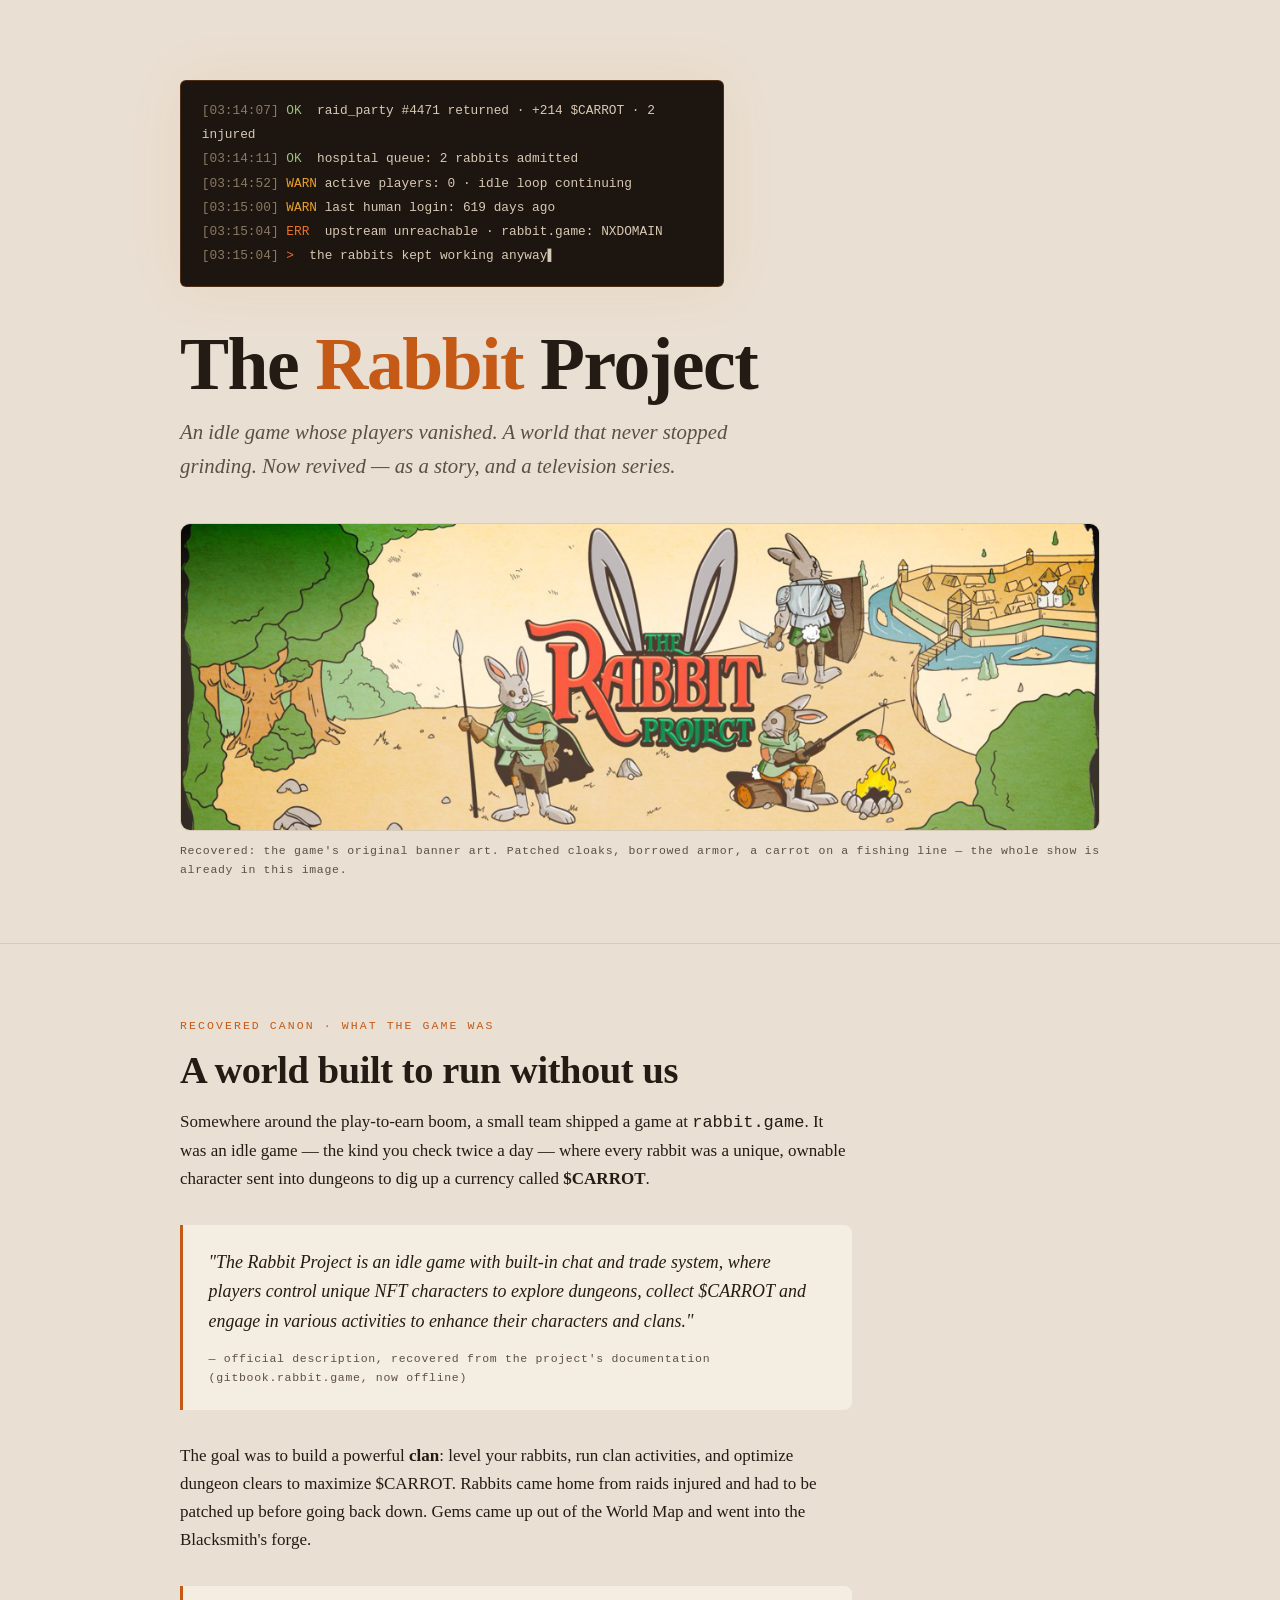
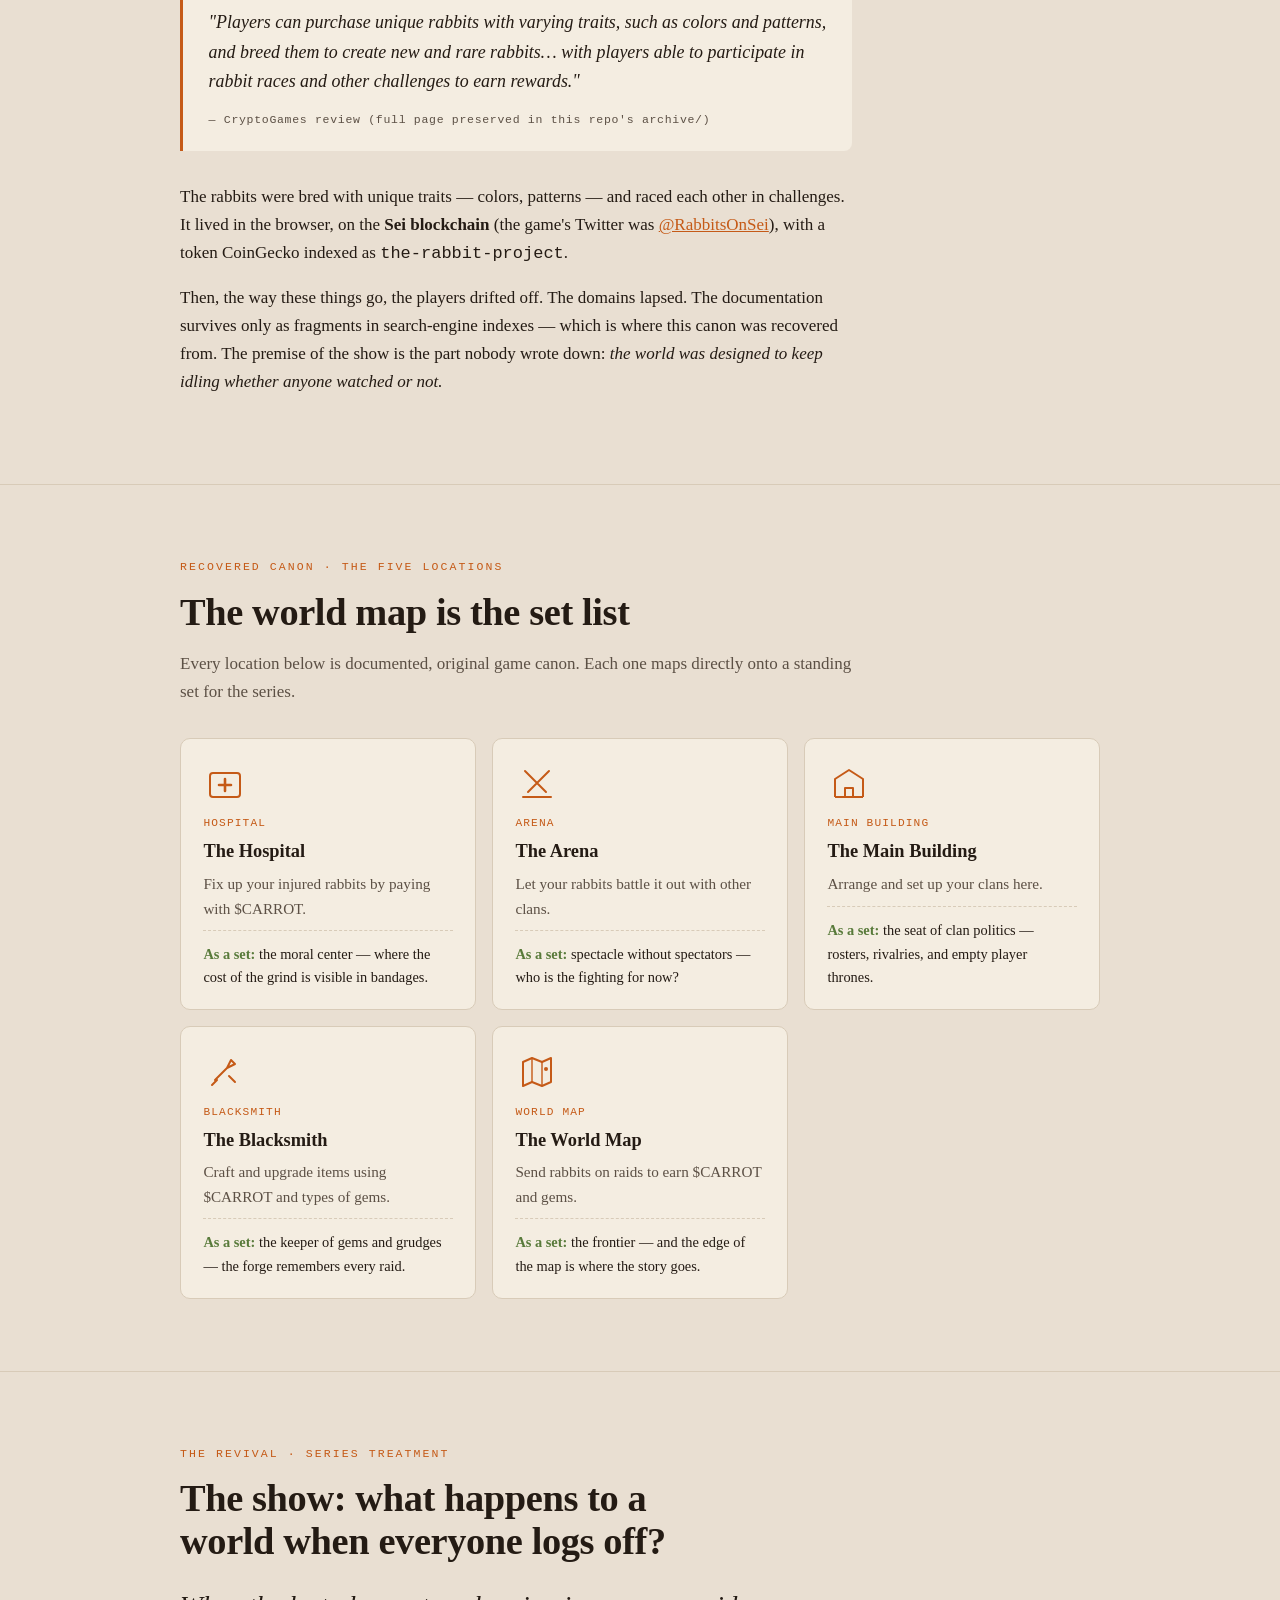
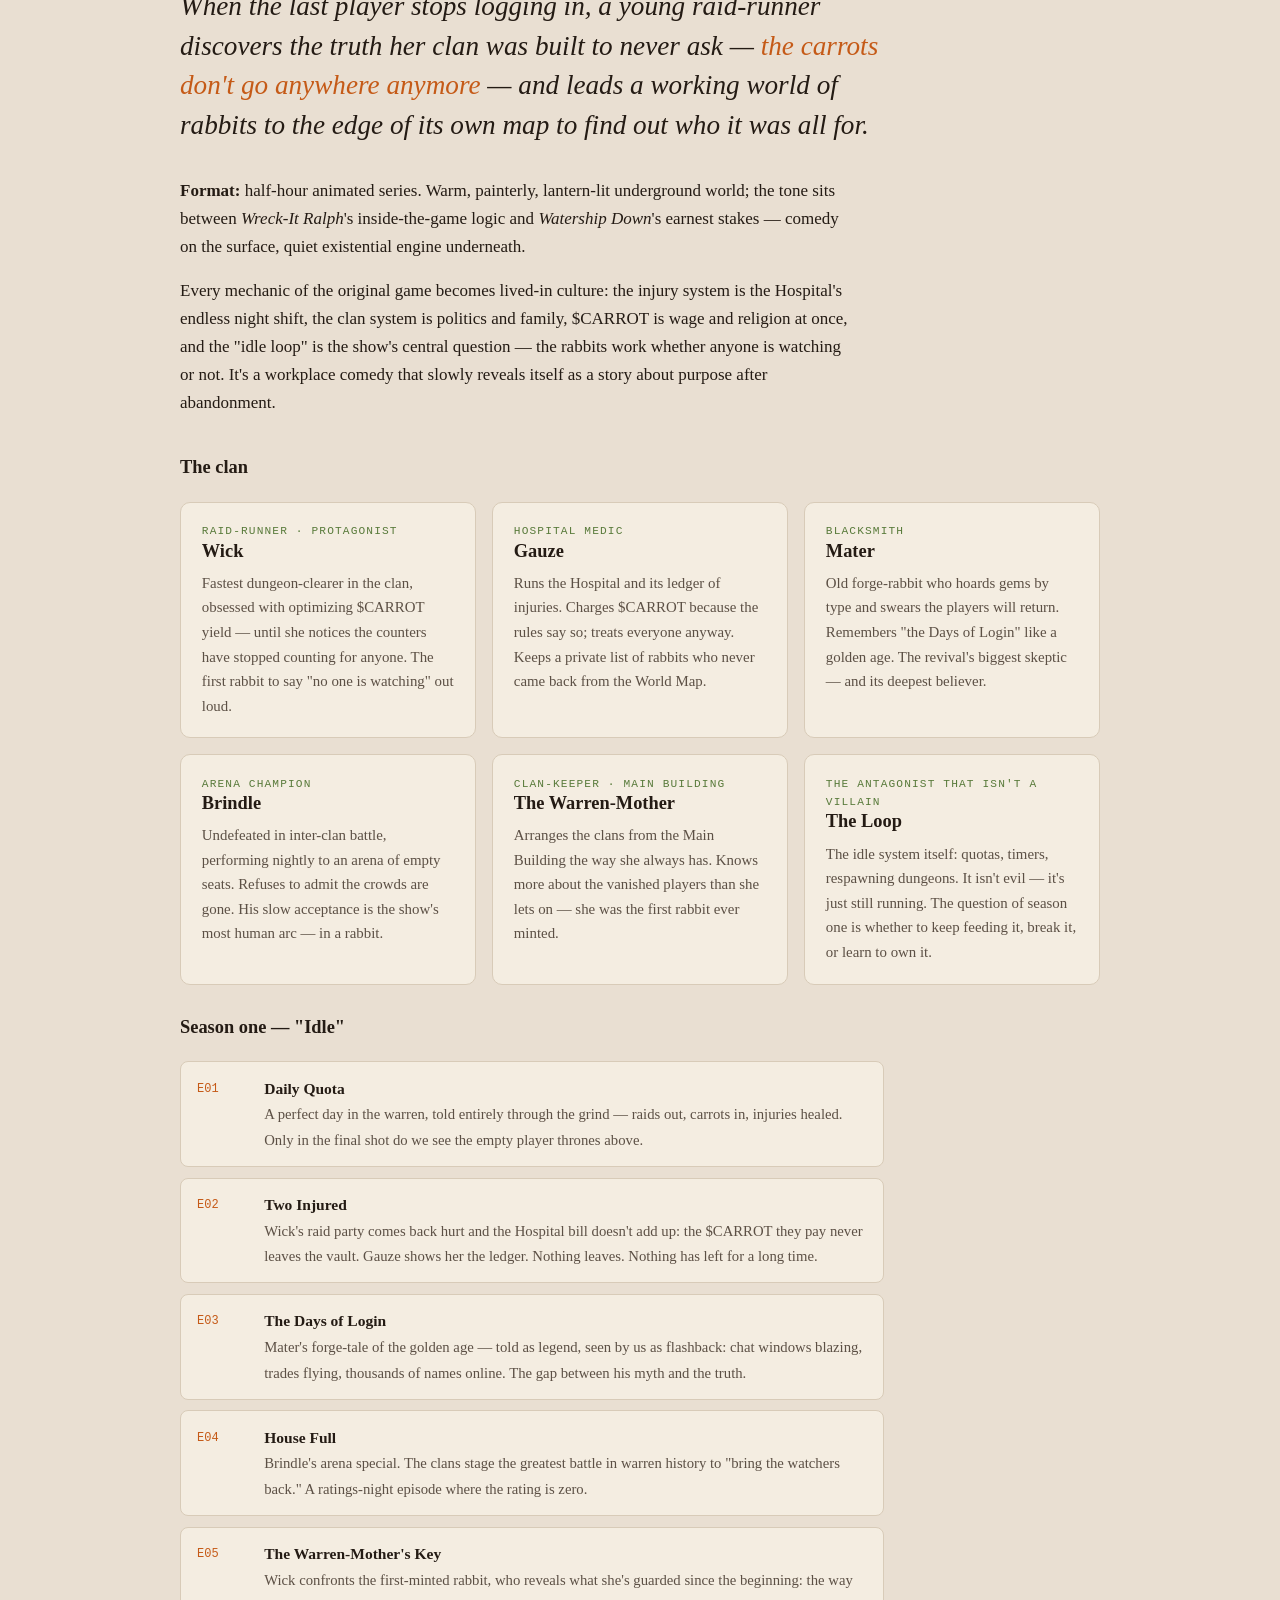
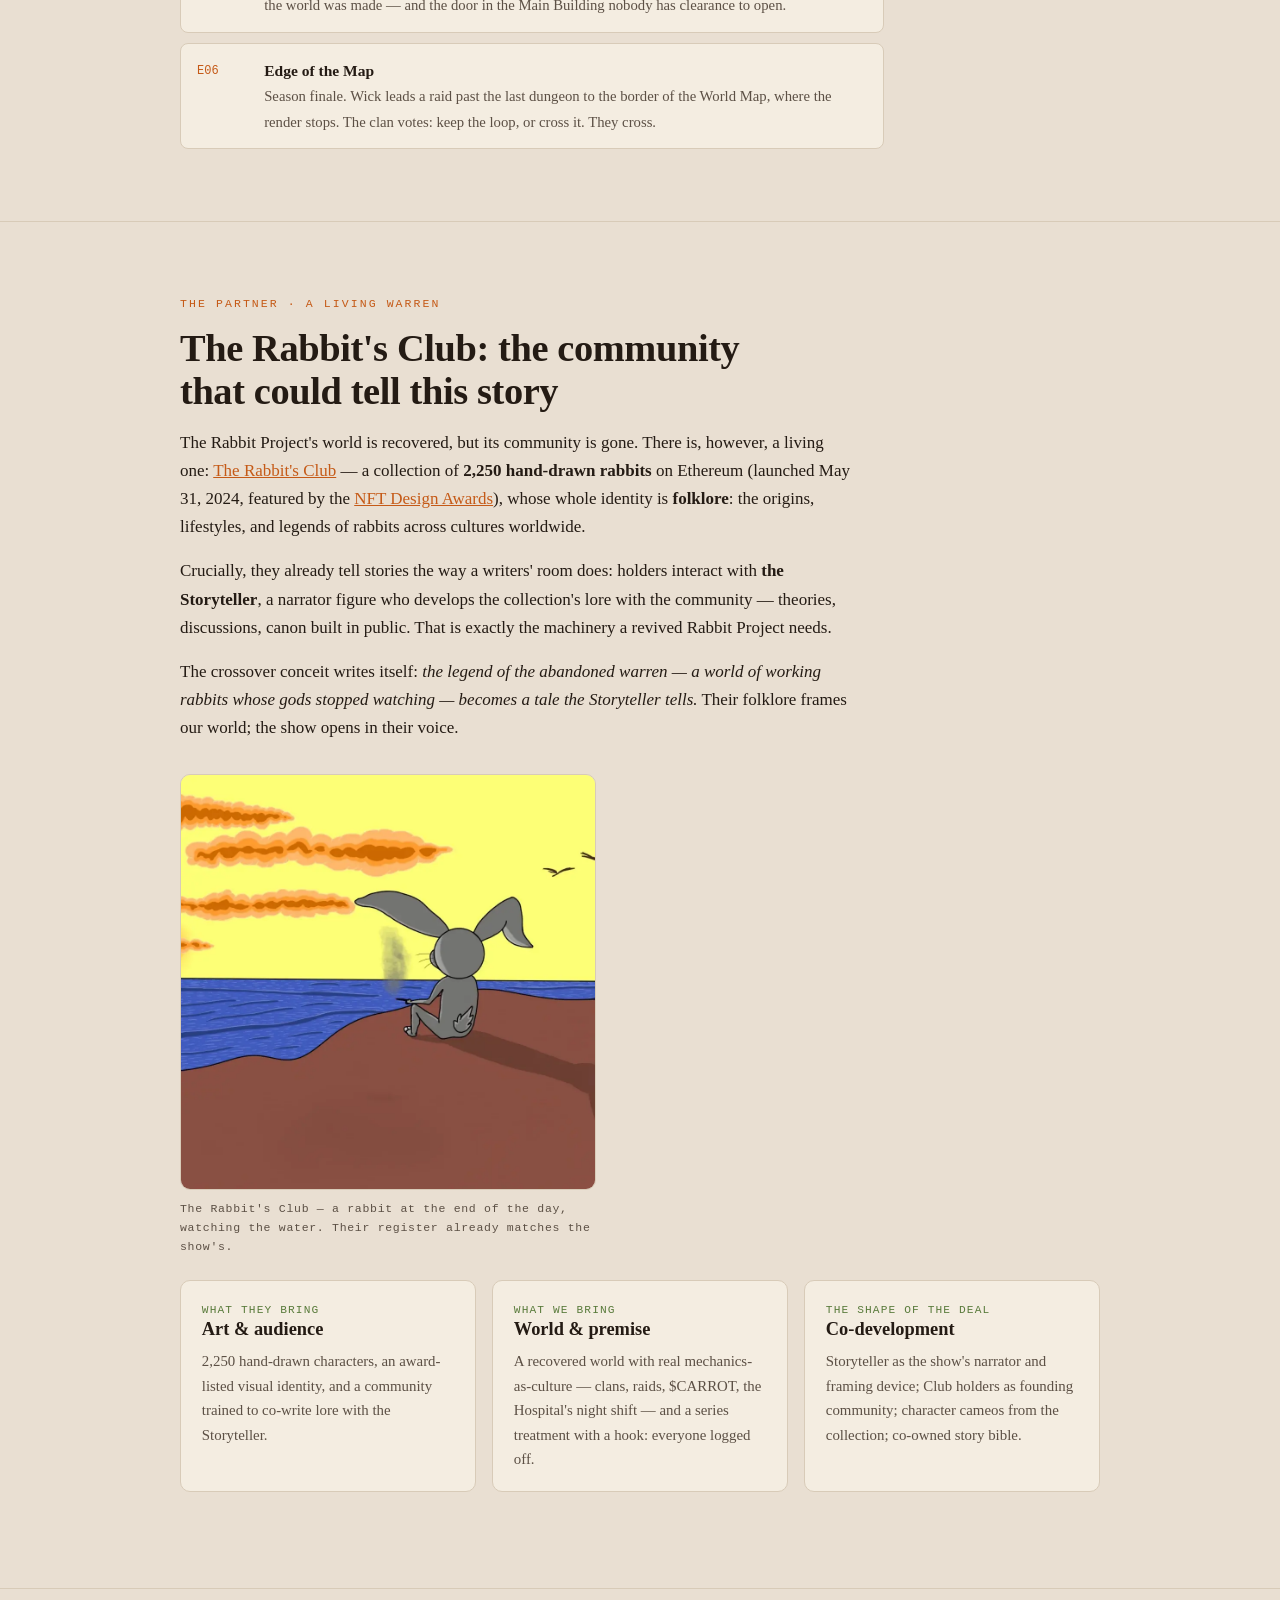
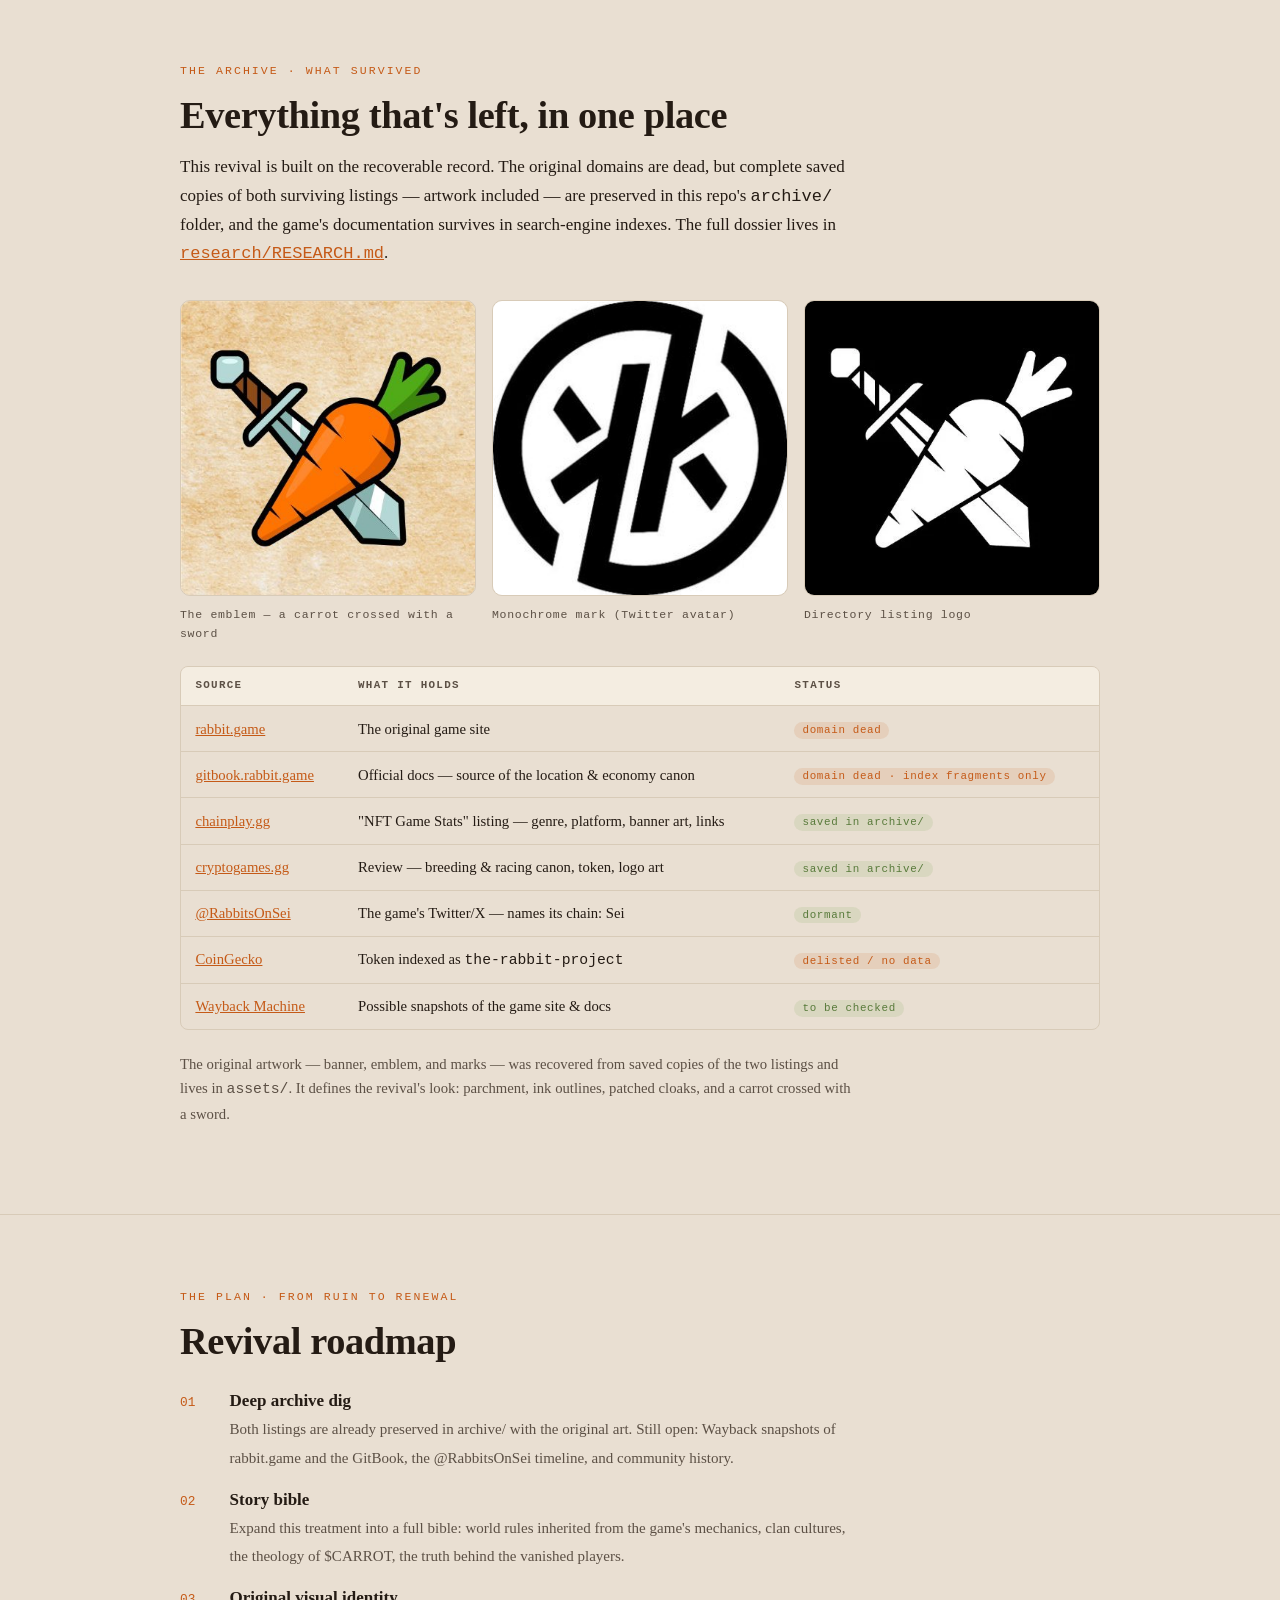
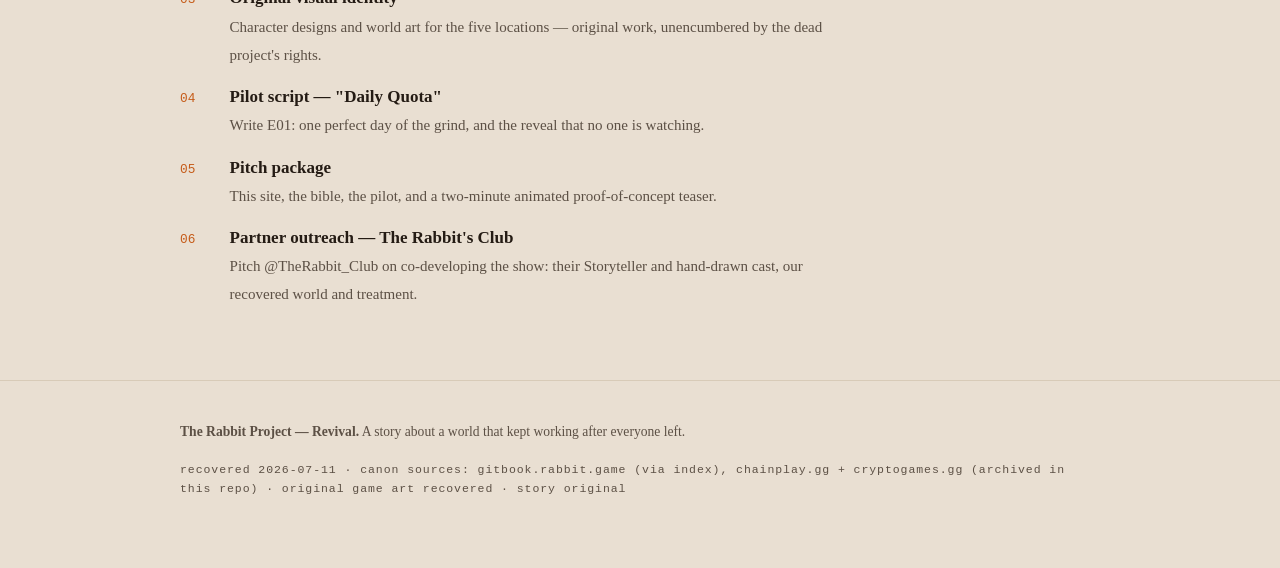
<file: index.html>
<!doctype html>
<html lang="en">
<head>
<meta charset="utf-8">
<meta name="viewport" content="width=device-width, initial-scale=1">
<title>The Rabbit Project — Revival</title>
<meta name="description" content="Reviving The Rabbit Project — the abandoned idle game — as a story and TV series.">
<style>
  :root{
    --soil:#17120e;
    --burrow:#241b14;
    --burrow-2:#2e2318;
    --carrot:#e8722a;
    --carrot-deep:#c55a17;
    --leaf:#7fa65a;
    --bone:#e9dfd2;
    --bone-2:#f4ede1;
    --ash:#9c8e7e;

    --bg:var(--bone);
    --bg-raised:var(--bone-2);
    --ink:#241b14;
    --ink-soft:#5c5045;
    --line:#d8cbb8;
    --accent:var(--carrot-deep);
    --accent-soft:rgba(197,90,23,.12);
    --leaf-ink:#587a3a;
    --log-bg:#1d1610;
    --log-ink:#d8c9b4;

    --serif:"Charter","Iowan Old Style","Palatino Linotype","Book Antiqua",Georgia,serif;
    --mono:ui-monospace,"SF Mono","Cascadia Mono","JetBrains Mono",Menlo,Consolas,monospace;
  }
  @media (prefers-color-scheme: dark){
    :root{
      --bg:var(--soil);
      --bg-raised:var(--burrow);
      --ink:var(--bone);
      --ink-soft:var(--ash);
      --line:#3a2e20;
      --accent:var(--carrot);
      --accent-soft:rgba(232,114,42,.14);
      --leaf-ink:var(--leaf);
      --log-bg:#100c08;
      --log-ink:#cbbda6;
    }
  }
  :root[data-theme="dark"]{
    --bg:var(--soil);
    --bg-raised:var(--burrow);
    --ink:var(--bone);
    --ink-soft:var(--ash);
    --line:#3a2e20;
    --accent:var(--carrot);
    --accent-soft:rgba(232,114,42,.14);
    --leaf-ink:var(--leaf);
    --log-bg:#100c08;
    --log-ink:#cbbda6;
  }
  :root[data-theme="light"]{
    --bg:var(--bone);
    --bg-raised:var(--bone-2);
    --ink:#241b14;
    --ink-soft:#5c5045;
    --line:#d8cbb8;
    --accent:var(--carrot-deep);
    --accent-soft:rgba(197,90,23,.12);
    --leaf-ink:#587a3a;
    --log-bg:#1d1610;
    --log-ink:#d8c9b4;
  }

  *{box-sizing:border-box}
  html{scroll-behavior:smooth}
  @media (prefers-reduced-motion: reduce){
    html{scroll-behavior:auto}
    *,*::before,*::after{animation:none!important;transition:none!important}
  }
  body{
    margin:0;
    background:var(--bg);
    color:var(--ink);
    font-family:var(--serif);
    font-size:1.0625rem;
    line-height:1.65;
  }
  a{color:var(--accent)}
  a:focus-visible,button:focus-visible{outline:2px solid var(--accent);outline-offset:3px;border-radius:2px}

  .wrap{max-width:60rem;margin:0 auto;padding:0 1.25rem}
  .prose{max-width:42rem}
  section{padding:4.5rem 0;border-top:1px solid var(--line)}
  h1,h2,h3{text-wrap:balance;line-height:1.12;margin:0 0 1rem;font-weight:700}
  h2{font-size:clamp(1.7rem,3.5vw,2.4rem);letter-spacing:-.01em}
  h3{font-size:1.15rem}
  p{margin:0 0 1rem}
  .eyebrow{
    font-family:var(--mono);
    font-size:.72rem;
    letter-spacing:.18em;
    text-transform:uppercase;
    color:var(--accent);
    margin:0 0 .9rem;
  }
  .muted{color:var(--ink-soft)}
  .mono{font-family:var(--mono)}

  /* ---------- hero ---------- */
  header.hero{padding:5rem 0 4rem;border-top:none}
  .log{
    background:var(--log-bg);
    color:var(--log-ink);
    font-family:var(--mono);
    font-size:.8rem;
    line-height:1.9;
    border-radius:6px;
    padding:1.1rem 1.3rem;
    max-width:34rem;
    overflow-x:auto;
    border:1px solid rgba(232,114,42,.25);
    box-shadow:0 0 60px rgba(232,114,42,.07);
  }
  .log .t{color:#8a7a63}
  .log .ok{color:#9dbb7d}
  .log .warn{color:#e8a02a}
  .log .err{color:#e8722a}
  .log-line{opacity:0;animation:logfade .01s linear forwards}
  .log-line:nth-child(1){animation-delay:.2s}
  .log-line:nth-child(2){animation-delay:.9s}
  .log-line:nth-child(3){animation-delay:1.6s}
  .log-line:nth-child(4){animation-delay:2.5s}
  .log-line:nth-child(5){animation-delay:3.4s}
  .log-line:nth-child(6){animation-delay:4.6s}
  @keyframes logfade{to{opacity:1}}
  @media (prefers-reduced-motion: reduce){.log-line{opacity:1}}

  .hero h1{
    font-size:clamp(2.6rem,7vw,4.6rem);
    letter-spacing:-.02em;
    margin:2.2rem 0 .6rem;
  }
  .hero h1 .carrot{color:var(--accent)}
  .hero .dek{
    font-size:clamp(1.05rem,2vw,1.3rem);
    max-width:36rem;
    color:var(--ink-soft);
    font-style:italic;
  }
  figure.banner{margin:2.5rem 0 0}
  figure.banner img{
    width:100%;height:auto;display:block;
    border-radius:10px;border:1px solid var(--line);
  }
  figure.banner figcaption,
  .gallery figcaption,
  figure.clubart figcaption{
    font-family:var(--mono);font-size:.72rem;letter-spacing:.06em;
    color:var(--ink-soft);margin-top:.6rem;
  }
  .gallery{display:grid;grid-template-columns:repeat(auto-fit,minmax(11rem,1fr));gap:1rem;margin-top:2rem}
  .gallery figure{margin:0}
  .gallery img{width:100%;height:auto;display:block;border-radius:10px;border:1px solid var(--line)}
  figure.clubart{margin:2rem 0 0;max-width:26rem}
  figure.clubart img{width:100%;height:auto;display:block;border-radius:10px;border:1px solid var(--line)}

  /* ---------- canon quote ---------- */
  blockquote.canon{
    margin:2rem 0;
    padding:1.4rem 1.6rem;
    background:var(--bg-raised);
    border-left:3px solid var(--accent);
    border-radius:0 8px 8px 0;
    font-size:1.12rem;
    font-style:italic;
  }
  blockquote.canon footer{
    font-style:normal;
    font-family:var(--mono);
    font-size:.72rem;
    letter-spacing:.06em;
    color:var(--ink-soft);
    margin-top:.8rem;
  }

  /* ---------- location cards ---------- */
  .locations{
    display:grid;
    grid-template-columns:repeat(auto-fit,minmax(15.5rem,1fr));
    gap:1rem;
    margin-top:2rem;
  }
  .loc{
    background:var(--bg-raised);
    border:1px solid var(--line);
    border-radius:10px;
    padding:1.4rem 1.4rem 1.2rem;
    display:flex;
    flex-direction:column;
    gap:.55rem;
  }
  .loc svg{width:44px;height:44px;flex:none}
  .loc h3{margin:0}
  .loc .fn{
    font-family:var(--mono);
    font-size:.7rem;
    letter-spacing:.1em;
    text-transform:uppercase;
    color:var(--accent);
  }
  .loc p{margin:0;font-size:.95rem;color:var(--ink-soft)}
  .loc .as-set{
    margin-top:auto;
    padding-top:.75rem;
    border-top:1px dashed var(--line);
    font-size:.9rem;
    color:var(--ink);
  }
  .loc .as-set strong{color:var(--leaf-ink)}

  /* ---------- pitch ---------- */
  .logline{
    font-size:clamp(1.25rem,2.6vw,1.7rem);
    line-height:1.45;
    font-style:italic;
    max-width:44rem;
    margin:1.5rem 0 2rem;
  }
  .logline em{color:var(--accent);font-style:italic}
  .cast{display:grid;grid-template-columns:repeat(auto-fit,minmax(15.5rem,1fr));gap:1rem;margin:1.5rem 0}
  .cast .who{
    background:var(--bg-raised);
    border:1px solid var(--line);
    border-radius:10px;
    padding:1.2rem 1.3rem;
  }
  .cast .who h3{margin-bottom:.15rem}
  .cast .who .role{font-family:var(--mono);font-size:.7rem;letter-spacing:.1em;text-transform:uppercase;color:var(--leaf-ink)}
  .cast .who p{margin:.6rem 0 0;font-size:.93rem;color:var(--ink-soft)}

  .eps{list-style:none;margin:1.5rem 0 0;padding:0;display:grid;gap:.65rem;max-width:44rem}
  .eps li{
    display:grid;
    grid-template-columns:3.2rem 1fr;
    gap:1rem;
    padding:.85rem 1rem;
    background:var(--bg-raised);
    border:1px solid var(--line);
    border-radius:8px;
    font-size:.97rem;
  }
  .eps .n{font-family:var(--mono);font-size:.75rem;color:var(--accent);padding-top:.25rem}
  .eps strong{display:block}
  .eps span{color:var(--ink-soft);font-size:.92rem}

  /* ---------- archive ---------- */
  table{border-collapse:collapse;width:100%;font-size:.92rem}
  .tablewrap{overflow-x:auto;margin:1.4rem 0;border:1px solid var(--line);border-radius:8px}
  th,td{text-align:left;padding:.65rem .9rem;border-bottom:1px solid var(--line);vertical-align:top}
  tr:last-child td{border-bottom:none}
  th{font-family:var(--mono);font-size:.68rem;letter-spacing:.12em;text-transform:uppercase;color:var(--ink-soft);background:var(--bg-raised)}
  td .status{
    font-family:var(--mono);font-size:.68rem;letter-spacing:.06em;
    padding:.15rem .5rem;border-radius:99px;white-space:nowrap;
  }
  .status.dead{background:var(--accent-soft);color:var(--accent)}
  .status.trace{background:rgba(127,166,90,.15);color:var(--leaf-ink)}

  /* ---------- roadmap ---------- */
  .steps{counter-reset:step;list-style:none;margin:1.5rem 0 0;padding:0;display:grid;gap:.9rem;max-width:42rem}
  .steps li{display:grid;grid-template-columns:2.2rem 1fr;gap:.9rem;align-items:baseline}
  .steps li::before{
    counter-increment:step;
    content:counter(step,decimal-leading-zero);
    font-family:var(--mono);
    font-size:.8rem;
    color:var(--accent);
  }
  .steps strong{display:block}
  .steps span{color:var(--ink-soft);font-size:.94rem}

  footer.site{
    border-top:1px solid var(--line);
    padding:2.5rem 0 3.5rem;
    font-size:.85rem;
    color:var(--ink-soft);
  }
  footer.site .mono{font-size:.72rem;letter-spacing:.08em}
</style>
</head>
<body>

<header class="hero">
  <div class="wrap">
    <div class="log" role="img" aria-label="Recovered server log: the last heartbeat of rabbit.game before the world went quiet.">
      <div class="log-line"><span class="t">[03:14:07]</span> <span class="ok">OK</span>&nbsp;&nbsp;raid_party #4471 returned · +214 $CARROT · 2 injured</div>
      <div class="log-line"><span class="t">[03:14:11]</span> <span class="ok">OK</span>&nbsp;&nbsp;hospital queue: 2 rabbits admitted</div>
      <div class="log-line"><span class="t">[03:14:52]</span> <span class="warn">WARN</span> active players: 0 · idle loop continuing</div>
      <div class="log-line"><span class="t">[03:15:00]</span> <span class="warn">WARN</span> last human login: 619 days ago</div>
      <div class="log-line"><span class="t">[03:15:04]</span> <span class="err">ERR</span>&nbsp; upstream unreachable · rabbit.game: NXDOMAIN</div>
      <div class="log-line"><span class="t">[03:15:04]</span> <span class="err">&gt;</span>&nbsp;&nbsp;the rabbits kept working anyway<span aria-hidden="true">▌</span></div>
    </div>

    <h1>The <span class="carrot">Rabbit</span> Project</h1>
    <p class="dek">An idle game whose players vanished. A world that never stopped grinding.
    Now revived — as a story, and a television series.</p>

    <figure class="banner">
      <img src="assets/banner.jpg" alt="Recovered original banner art: cartoon rabbits in medieval gear — a cloaked spear-carrier, an armored knight with sword and shield, and a rabbit fishing with a carrot lure by a campfire — outside a walled city across a river, under the red-and-green Rabbit Project wordmark.">
      <figcaption>Recovered: the game's original banner art. Patched cloaks, borrowed armor, a carrot on a fishing line — the whole show is already in this image.</figcaption>
    </figure>
  </div>
</header>

<main>
  <section id="what-it-was">
    <div class="wrap">
      <p class="eyebrow">Recovered canon · what the game was</p>
      <h2>A world built to run without us</h2>
      <div class="prose">
        <p>Somewhere around the play-to-earn boom, a small team shipped a game at
        <span class="mono">rabbit.game</span>. It was an idle game — the kind you check twice
        a day — where every rabbit was a unique, ownable character sent into dungeons to
        dig up a currency called <strong>$CARROT</strong>.</p>

        <blockquote class="canon">
          "The Rabbit Project is an idle game with built-in chat and trade system, where
          players control unique NFT characters to explore dungeons, collect $CARROT and
          engage in various activities to enhance their characters and clans."
          <footer>— official description, recovered from the project's documentation (gitbook.rabbit.game, now offline)</footer>
        </blockquote>

        <p>The goal was to build a powerful <strong>clan</strong>: level your rabbits, run
        clan activities, and optimize dungeon clears to maximize $CARROT. Rabbits came home
        from raids injured and had to be patched up before going back down. Gems came up
        out of the World Map and went into the Blacksmith's forge.</p>

        <blockquote class="canon">
          "Players can purchase unique rabbits with varying traits, such as colors and
          patterns, and breed them to create new and rare rabbits… with players able to
          participate in rabbit races and other challenges to earn rewards."
          <footer>— CryptoGames review (full page preserved in this repo's <span class="mono">archive/</span>)</footer>
        </blockquote>

        <p>The rabbits were bred with unique traits — colors, patterns — and raced each
        other in challenges. It lived in the browser, on the <strong>Sei blockchain</strong>
        (the game's Twitter was <a href="https://twitter.com/RabbitsOnSei">@RabbitsOnSei</a>),
        with a token CoinGecko indexed as <span class="mono">the-rabbit-project</span>.</p>

        <p>Then, the way these things go, the players drifted off. The domains lapsed.
        The documentation survives only as fragments in search-engine indexes — which is
        where this canon was recovered from. The premise of the show is the part nobody
        wrote down: <em>the world was designed to keep idling whether anyone watched or
        not.</em></p>
      </div>
    </div>
  </section>

  <section id="world">
    <div class="wrap">
      <p class="eyebrow">Recovered canon · the five locations</p>
      <h2>The world map is the set list</h2>
      <p class="prose muted">Every location below is documented, original game canon.
      Each one maps directly onto a standing set for the series.</p>

      <div class="locations">
        <div class="loc">
          <svg viewBox="0 0 44 44" fill="none" aria-hidden="true">
            <rect x="7" y="12" width="30" height="24" rx="3" stroke="var(--accent)" stroke-width="2"/>
            <path d="M22 18v12M16 24h12" stroke="var(--accent)" stroke-width="2.6" stroke-linecap="round"/>
          </svg>
          <div class="fn">Hospital</div>
          <h3>The Hospital</h3>
          <p>Fix up your injured rabbits by paying with $CARROT.</p>
          <div class="as-set"><strong>As a set:</strong> the moral center — where the cost of the grind is visible in bandages.</div>
        </div>

        <div class="loc">
          <svg viewBox="0 0 44 44" fill="none" aria-hidden="true">
            <path d="M10 10l9 9M34 10l-9 9M13 31l18-18M31 31L13 13" stroke="var(--accent)" stroke-width="2" stroke-linecap="round"/>
            <path d="M8 36h28" stroke="var(--accent)" stroke-width="2" stroke-linecap="round"/>
          </svg>
          <div class="fn">Arena</div>
          <h3>The Arena</h3>
          <p>Let your rabbits battle it out with other clans.</p>
          <div class="as-set"><strong>As a set:</strong> spectacle without spectators — who is the fighting for now?</div>
        </div>

        <div class="loc">
          <svg viewBox="0 0 44 44" fill="none" aria-hidden="true">
            <path d="M8 36V18l14-9 14 9v18" stroke="var(--accent)" stroke-width="2" stroke-linejoin="round"/>
            <path d="M18 36v-9h8v9M8 36h28" stroke="var(--accent)" stroke-width="2" stroke-linejoin="round"/>
          </svg>
          <div class="fn">Main Building</div>
          <h3>The Main Building</h3>
          <p>Arrange and set up your clans here.</p>
          <div class="as-set"><strong>As a set:</strong> the seat of clan politics — rosters, rivalries, and empty player thrones.</div>
        </div>

        <div class="loc">
          <svg viewBox="0 0 44 44" fill="none" aria-hidden="true">
            <path d="M12 30l12-12 4-8 4 4-8 4-12 12z" stroke="var(--accent)" stroke-width="2" stroke-linejoin="round"/>
            <path d="M9 35l5-5M26 26l6 6" stroke="var(--accent)" stroke-width="2" stroke-linecap="round"/>
          </svg>
          <div class="fn">Blacksmith</div>
          <h3>The Blacksmith</h3>
          <p>Craft and upgrade items using $CARROT and types of gems.</p>
          <div class="as-set"><strong>As a set:</strong> the keeper of gems and grudges — the forge remembers every raid.</div>
        </div>

        <div class="loc">
          <svg viewBox="0 0 44 44" fill="none" aria-hidden="true">
            <path d="M8 12l9-4 10 4 9-4v24l-9 4-10-4-9 4V12z" stroke="var(--accent)" stroke-width="2" stroke-linejoin="round"/>
            <path d="M17 8v24M27 12v24" stroke="var(--accent)" stroke-width="1.4"/>
            <circle cx="31" cy="19" r="2" fill="var(--accent)"/>
          </svg>
          <div class="fn">World Map</div>
          <h3>The World Map</h3>
          <p>Send rabbits on raids to earn $CARROT and gems.</p>
          <div class="as-set"><strong>As a set:</strong> the frontier — and the edge of the map is where the story goes.</div>
        </div>
      </div>
    </div>
  </section>

  <section id="pitch">
    <div class="wrap">
      <p class="eyebrow">The revival · series treatment</p>
      <h2>The show: what happens to a world when everyone logs off?</h2>

      <p class="logline">When the last player stops logging in, a young raid-runner
      discovers the truth her clan was built to never ask — <em>the carrots don't go
      anywhere anymore</em> — and leads a working world of rabbits to the edge of its
      own map to find out who it was all for.</p>

      <div class="prose">
        <p><strong>Format:</strong> half-hour animated series. Warm, painterly, lantern-lit
        underground world; the tone sits between <em>Wreck-It Ralph</em>'s inside-the-game
        logic and <em>Watership Down</em>'s earnest stakes — comedy on the surface, quiet
        existential engine underneath.</p>
        <p>Every mechanic of the original game becomes lived-in culture: the injury system
        is the Hospital's endless night shift, the clan system is politics and family,
        $CARROT is wage and religion at once, and the "idle loop" is the show's central
        question — the rabbits work whether anyone is watching or not. It's a workplace
        comedy that slowly reveals itself as a story about purpose after abandonment.</p>
      </div>

      <h3 style="margin-top:2.5rem">The clan</h3>
      <div class="cast">
        <div class="who">
          <div class="role">Raid-runner · protagonist</div>
          <h3>Wick</h3>
          <p>Fastest dungeon-clearer in the clan, obsessed with optimizing $CARROT yield —
          until she notices the counters have stopped counting for anyone. The first rabbit
          to say "no one is watching" out loud.</p>
        </div>
        <div class="who">
          <div class="role">Hospital medic</div>
          <h3>Gauze</h3>
          <p>Runs the Hospital and its ledger of injuries. Charges $CARROT because the rules
          say so; treats everyone anyway. Keeps a private list of rabbits who never came
          back from the World Map.</p>
        </div>
        <div class="who">
          <div class="role">Blacksmith</div>
          <h3>Mater</h3>
          <p>Old forge-rabbit who hoards gems by type and swears the players will return.
          Remembers "the Days of Login" like a golden age. The revival's biggest skeptic —
          and its deepest believer.</p>
        </div>
        <div class="who">
          <div class="role">Arena champion</div>
          <h3>Brindle</h3>
          <p>Undefeated in inter-clan battle, performing nightly to an arena of empty seats.
          Refuses to admit the crowds are gone. His slow acceptance is the show's most
          human arc — in a rabbit.</p>
        </div>
        <div class="who">
          <div class="role">Clan-keeper · Main Building</div>
          <h3>The Warren-Mother</h3>
          <p>Arranges the clans from the Main Building the way she always has. Knows more
          about the vanished players than she lets on — she was the first rabbit ever
          minted.</p>
        </div>
        <div class="who">
          <div class="role">The antagonist that isn't a villain</div>
          <h3>The Loop</h3>
          <p>The idle system itself: quotas, timers, respawning dungeons. It isn't evil —
          it's just still running. The question of season one is whether to keep feeding
          it, break it, or learn to own it.</p>
        </div>
      </div>

      <h3 style="margin-top:2rem">Season one — "Idle"</h3>
      <ul class="eps">
        <li><div class="n">E01</div><div><strong>Daily Quota</strong><span>A perfect day in the warren, told entirely through the grind — raids out, carrots in, injuries healed. Only in the final shot do we see the empty player thrones above.</span></div></li>
        <li><div class="n">E02</div><div><strong>Two Injured</strong><span>Wick's raid party comes back hurt and the Hospital bill doesn't add up: the $CARROT they pay never leaves the vault. Gauze shows her the ledger. Nothing leaves. Nothing has left for a long time.</span></div></li>
        <li><div class="n">E03</div><div><strong>The Days of Login</strong><span>Mater's forge-tale of the golden age — told as legend, seen by us as flashback: chat windows blazing, trades flying, thousands of names online. The gap between his myth and the truth.</span></div></li>
        <li><div class="n">E04</div><div><strong>House Full</strong><span>Brindle's arena special. The clans stage the greatest battle in warren history to "bring the watchers back." A ratings-night episode where the rating is zero.</span></div></li>
        <li><div class="n">E05</div><div><strong>The Warren-Mother's Key</strong><span>Wick confronts the first-minted rabbit, who reveals what she's guarded since the beginning: the way the world was made — and the door in the Main Building nobody has clearance to open.</span></div></li>
        <li><div class="n">E06</div><div><strong>Edge of the Map</strong><span>Season finale. Wick leads a raid past the last dungeon to the border of the World Map, where the render stops. The clan votes: keep the loop, or cross it. They cross.</span></div></li>
      </ul>
    </div>
  </section>

  <section id="partner">
    <div class="wrap">
      <p class="eyebrow">The partner · a living warren</p>
      <h2>The Rabbit's Club: the community that could tell this story</h2>
      <div class="prose">
        <p>The Rabbit Project's world is recovered, but its community is gone. There is,
        however, a living one: <a href="https://x.com/TheRabbit_Club">The Rabbit's Club</a>
        — a collection of <strong>2,250 hand-drawn rabbits</strong> on Ethereum (launched
        May 31, 2024, featured by the
        <a href="https://nftdesignawards.io/project/the-rabbits-club">NFT Design Awards</a>),
        whose whole identity is <strong>folklore</strong>: the origins, lifestyles, and
        legends of rabbits across cultures worldwide.</p>
        <p>Crucially, they already tell stories the way a writers' room does: holders
        interact with <strong>the Storyteller</strong>, a narrator figure who develops the
        collection's lore with the community — theories, discussions, canon built in
        public. That is exactly the machinery a revived Rabbit Project needs.</p>
        <p>The crossover conceit writes itself: <em>the legend of the abandoned warren —
        a world of working rabbits whose gods stopped watching — becomes a tale the
        Storyteller tells.</em> Their folklore frames our world; the show opens in their
        voice.</p>
      </div>
      <figure class="clubart">
        <img src="assets/rabbits-club-art.webp" alt="The Rabbit's Club artwork: a hand-drawn grey rabbit sitting alone on a dark shore at sunset, smoke curling from its paw, watching the sea.">
        <figcaption>The Rabbit's Club — a rabbit at the end of the day, watching the water. Their register already matches the show's.</figcaption>
      </figure>
      <div class="cast">
        <div class="who">
          <div class="role">What they bring</div>
          <h3>Art &amp; audience</h3>
          <p>2,250 hand-drawn characters, an award-listed visual identity, and a community
          trained to co-write lore with the Storyteller.</p>
        </div>
        <div class="who">
          <div class="role">What we bring</div>
          <h3>World &amp; premise</h3>
          <p>A recovered world with real mechanics-as-culture — clans, raids, $CARROT,
          the Hospital's night shift — and a series treatment with a hook: everyone
          logged off.</p>
        </div>
        <div class="who">
          <div class="role">The shape of the deal</div>
          <h3>Co-development</h3>
          <p>Storyteller as the show's narrator and framing device; Club holders as
          founding community; character cameos from the collection; co-owned story
          bible.</p>
        </div>
      </div>
    </div>
  </section>

  <section id="archive">
    <div class="wrap">
      <p class="eyebrow">The archive · what survived</p>
      <h2>Everything that's left, in one place</h2>
      <div class="prose">
        <p>This revival is built on the recoverable record. The original domains are dead,
        but complete saved copies of both surviving listings — artwork included — are
        preserved in this repo's <span class="mono">archive/</span> folder, and the game's
        documentation survives in search-engine indexes. The full dossier lives in
        <a href="research/RESEARCH.md" class="mono">research/RESEARCH.md</a>.</p>
      </div>

      <div class="gallery">
        <figure>
          <img src="assets/logo.jpg" alt="Recovered original logo: a cartoon orange carrot crossed with a sword, on parchment.">
          <figcaption>The emblem — a carrot crossed with a sword</figcaption>
        </figure>
        <figure>
          <img src="assets/icon-mono.jpg" alt="Recovered monochrome icon: the crossed carrot and sword in white on black.">
          <figcaption>Monochrome mark (Twitter avatar)</figcaption>
        </figure>
        <figure>
          <img src="assets/logo-alt.webp" alt="Recovered alternate logo used by the CryptoGames directory listing.">
          <figcaption>Directory listing logo</figcaption>
        </figure>
      </div>

      <div class="tablewrap">
        <table>
          <thead><tr><th>Source</th><th>What it holds</th><th>Status</th></tr></thead>
          <tbody>
            <tr>
              <td><a href="https://rabbit.game">rabbit.game</a></td>
              <td>The original game site</td>
              <td><span class="status dead">domain dead</span></td>
            </tr>
            <tr>
              <td><a href="https://gitbook.rabbit.game">gitbook.rabbit.game</a></td>
              <td>Official docs — source of the location &amp; economy canon</td>
              <td><span class="status dead">domain dead · index fragments only</span></td>
            </tr>
            <tr>
              <td><a href="https://chainplay.gg/games/the-rabbit-project/">chainplay.gg</a></td>
              <td>"NFT Game Stats" listing — genre, platform, banner art, links</td>
              <td><span class="status trace">saved in archive/</span></td>
            </tr>
            <tr>
              <td><a href="https://cryptogames.gg/games/the-rabbit-project/">cryptogames.gg</a></td>
              <td>Review — breeding &amp; racing canon, token, logo art</td>
              <td><span class="status trace">saved in archive/</span></td>
            </tr>
            <tr>
              <td><a href="https://twitter.com/RabbitsOnSei">@RabbitsOnSei</a></td>
              <td>The game's Twitter/X — names its chain: Sei</td>
              <td><span class="status trace">dormant</span></td>
            </tr>
            <tr>
              <td><a href="https://www.coingecko.com/en/coins/the-rabbit-project">CoinGecko</a></td>
              <td>Token indexed as <span class="mono">the-rabbit-project</span></td>
              <td><span class="status dead">delisted / no data</span></td>
            </tr>
            <tr>
              <td><a href="https://web.archive.org/web/*/rabbit.game">Wayback Machine</a></td>
              <td>Possible snapshots of the game site &amp; docs</td>
              <td><span class="status trace">to be checked</span></td>
            </tr>
          </tbody>
        </table>
      </div>

      <div class="prose">
        <p class="muted" style="font-size:.92rem">The original artwork — banner, emblem,
        and marks — was recovered from saved copies of the two listings and lives in
        <span class="mono">assets/</span>. It defines the revival's look: parchment,
        ink outlines, patched cloaks, and a carrot crossed with a sword.</p>
      </div>
    </div>
  </section>

  <section id="roadmap">
    <div class="wrap">
      <p class="eyebrow">The plan · from ruin to renewal</p>
      <h2>Revival roadmap</h2>
      <ol class="steps">
        <li><div><strong>Deep archive dig</strong><span>Both listings are already preserved in archive/ with the original art. Still open: Wayback snapshots of rabbit.game and the GitBook, the @RabbitsOnSei timeline, and community history.</span></div></li>
        <li><div><strong>Story bible</strong><span>Expand this treatment into a full bible: world rules inherited from the game's mechanics, clan cultures, the theology of $CARROT, the truth behind the vanished players.</span></div></li>
        <li><div><strong>Original visual identity</strong><span>Character designs and world art for the five locations — original work, unencumbered by the dead project's rights.</span></div></li>
        <li><div><strong>Pilot script — "Daily Quota"</strong><span>Write E01: one perfect day of the grind, and the reveal that no one is watching.</span></div></li>
        <li><div><strong>Pitch package</strong><span>This site, the bible, the pilot, and a two-minute animated proof-of-concept teaser.</span></div></li>
        <li><div><strong>Partner outreach — The Rabbit's Club</strong><span>Pitch @TheRabbit_Club on co-developing the show: their Storyteller and hand-drawn cast, our recovered world and treatment.</span></div></li>
      </ol>
    </div>
  </section>
</main>

<footer class="site">
  <div class="wrap">
    <p><strong>The Rabbit Project — Revival.</strong> A story about a world that kept
    working after everyone left.</p>
    <p class="mono">recovered 2026-07-11 · canon sources: gitbook.rabbit.game (via index), chainplay.gg + cryptogames.gg (archived in this repo) · original game art recovered · story original</p>
  </div>
</footer>

</body>
</html>
</file>
